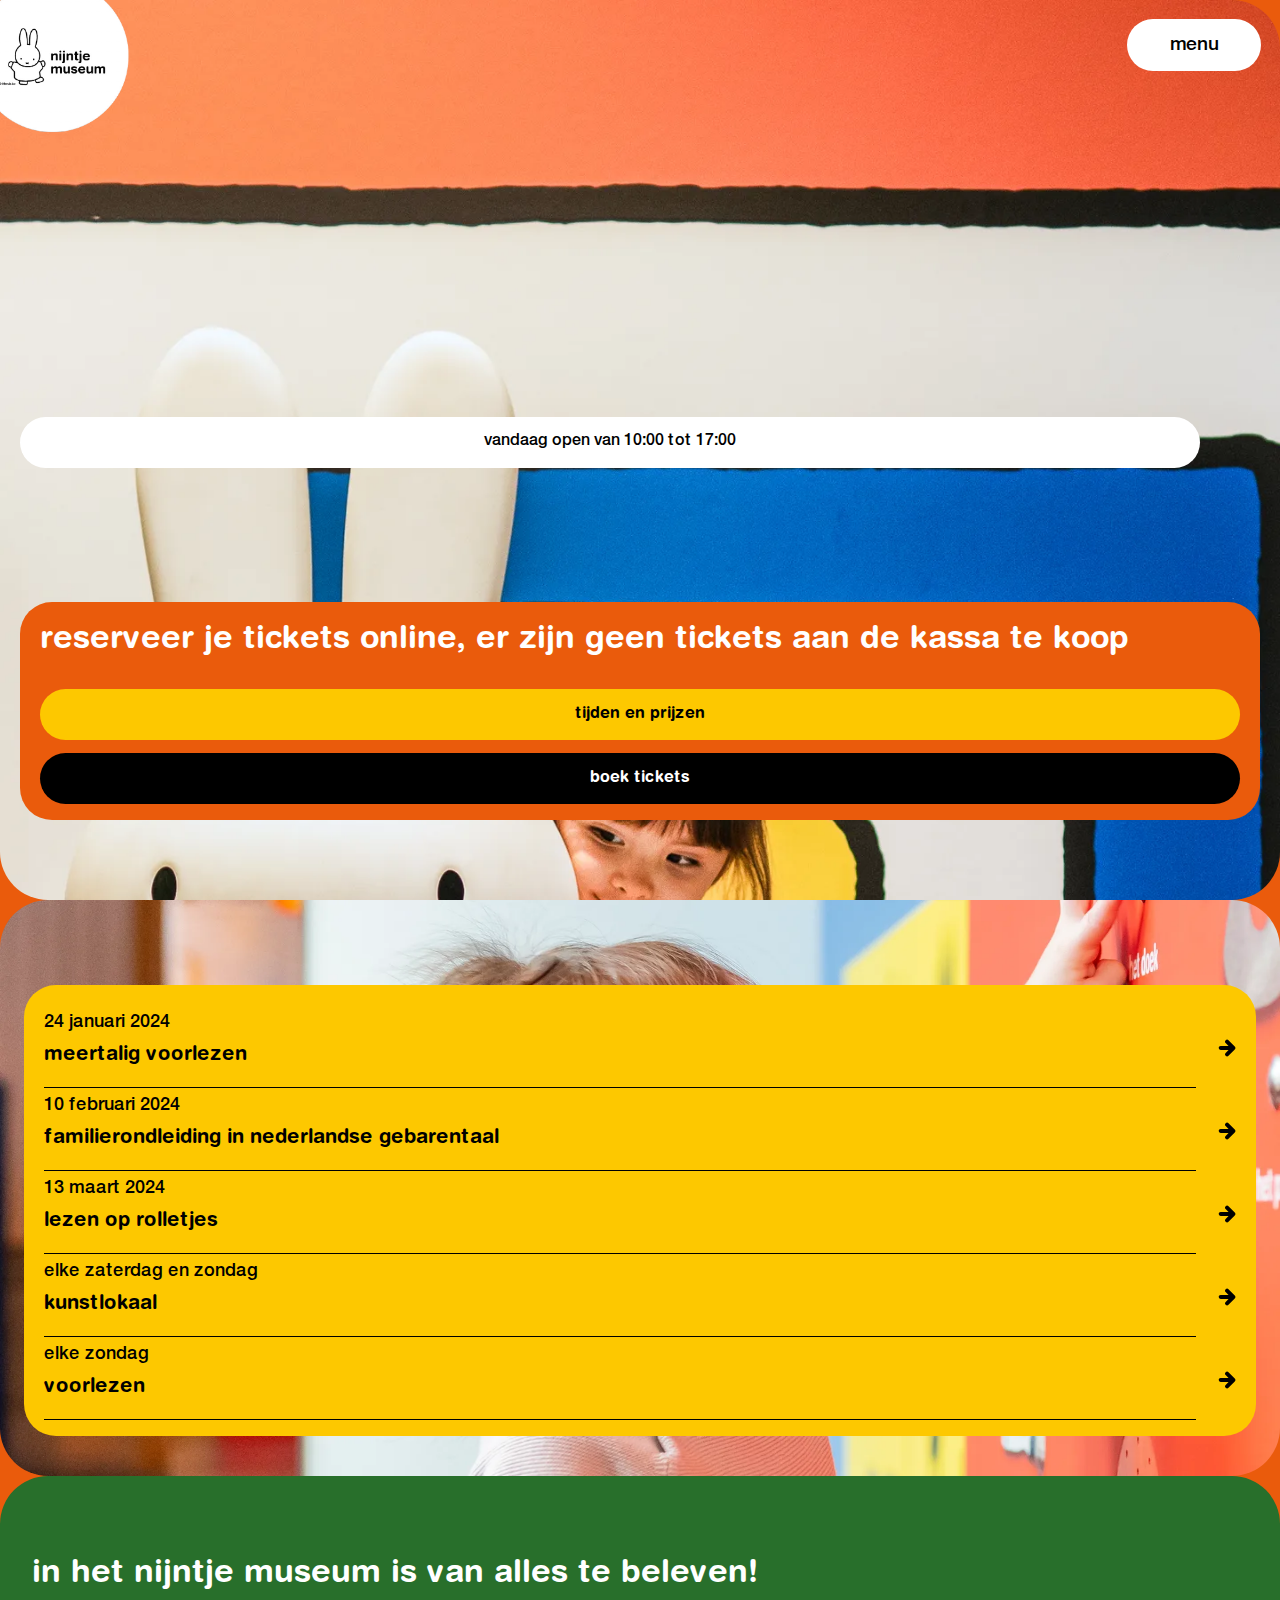
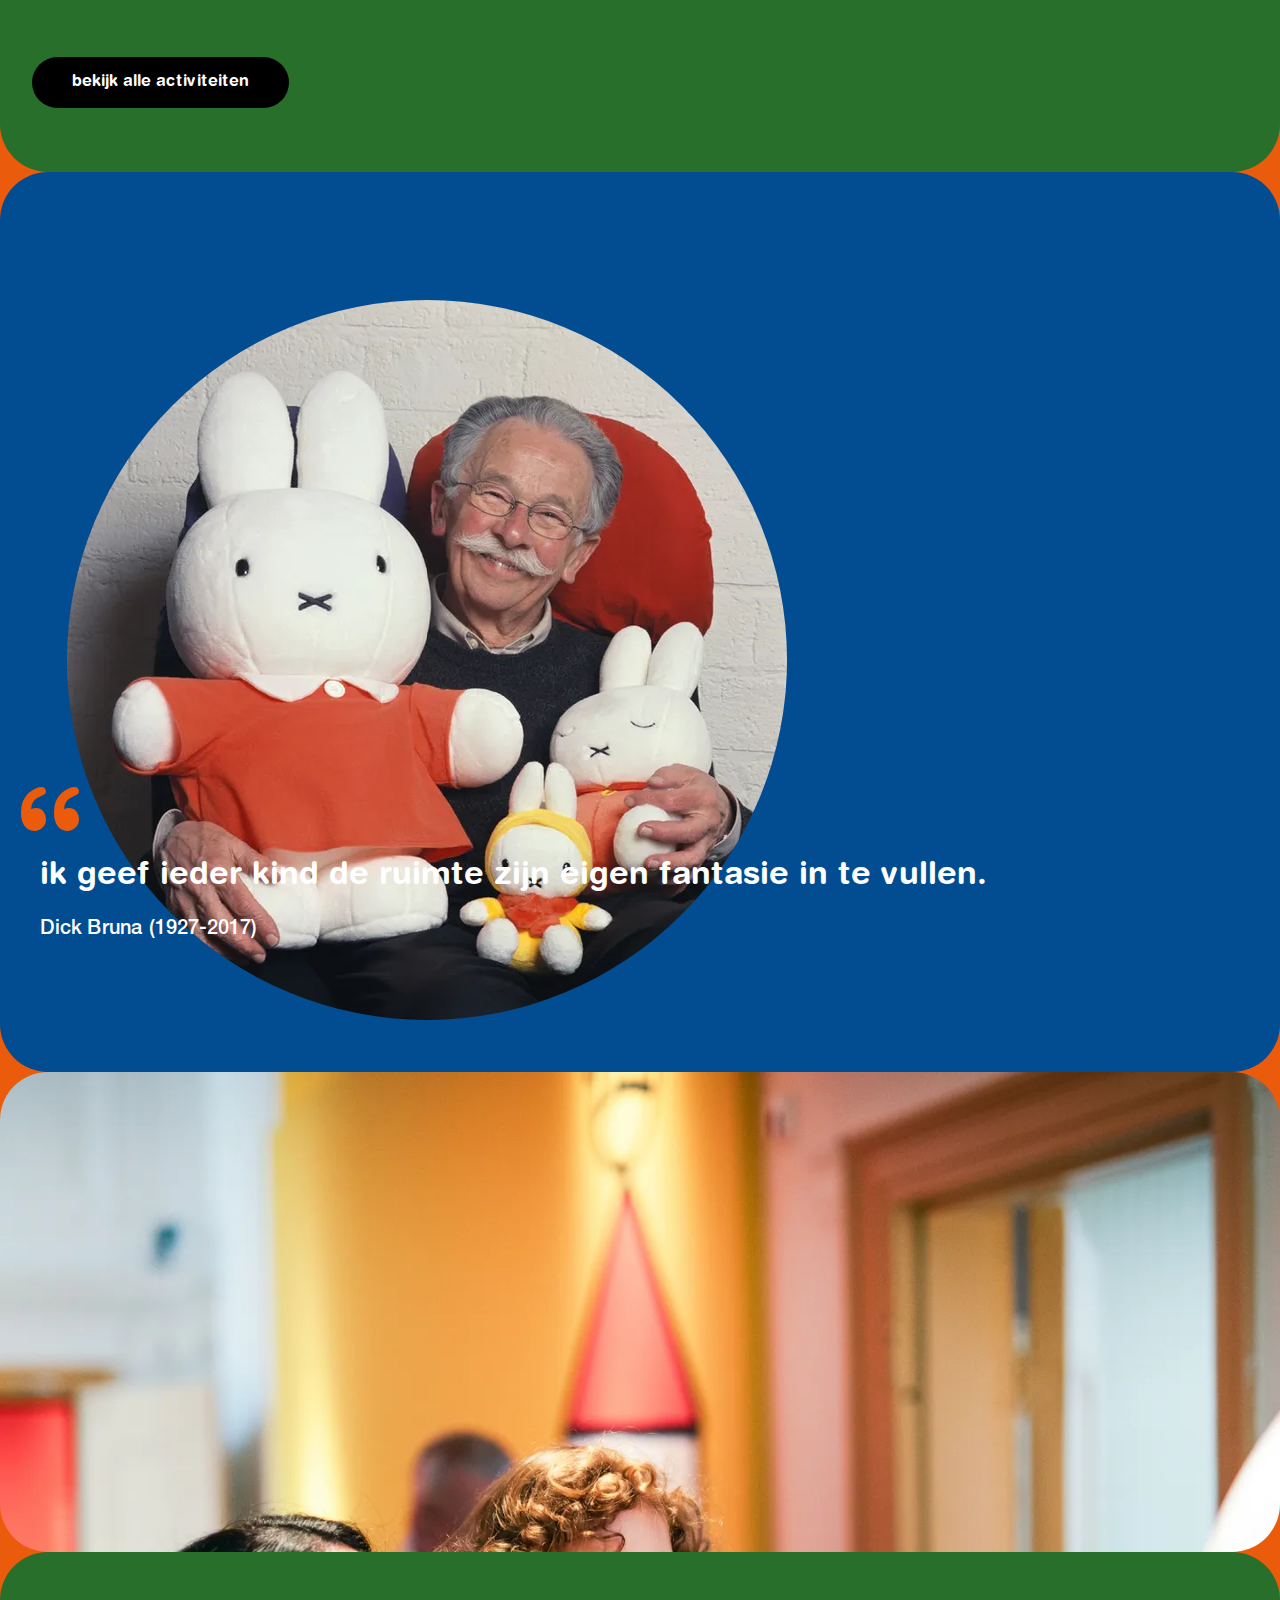
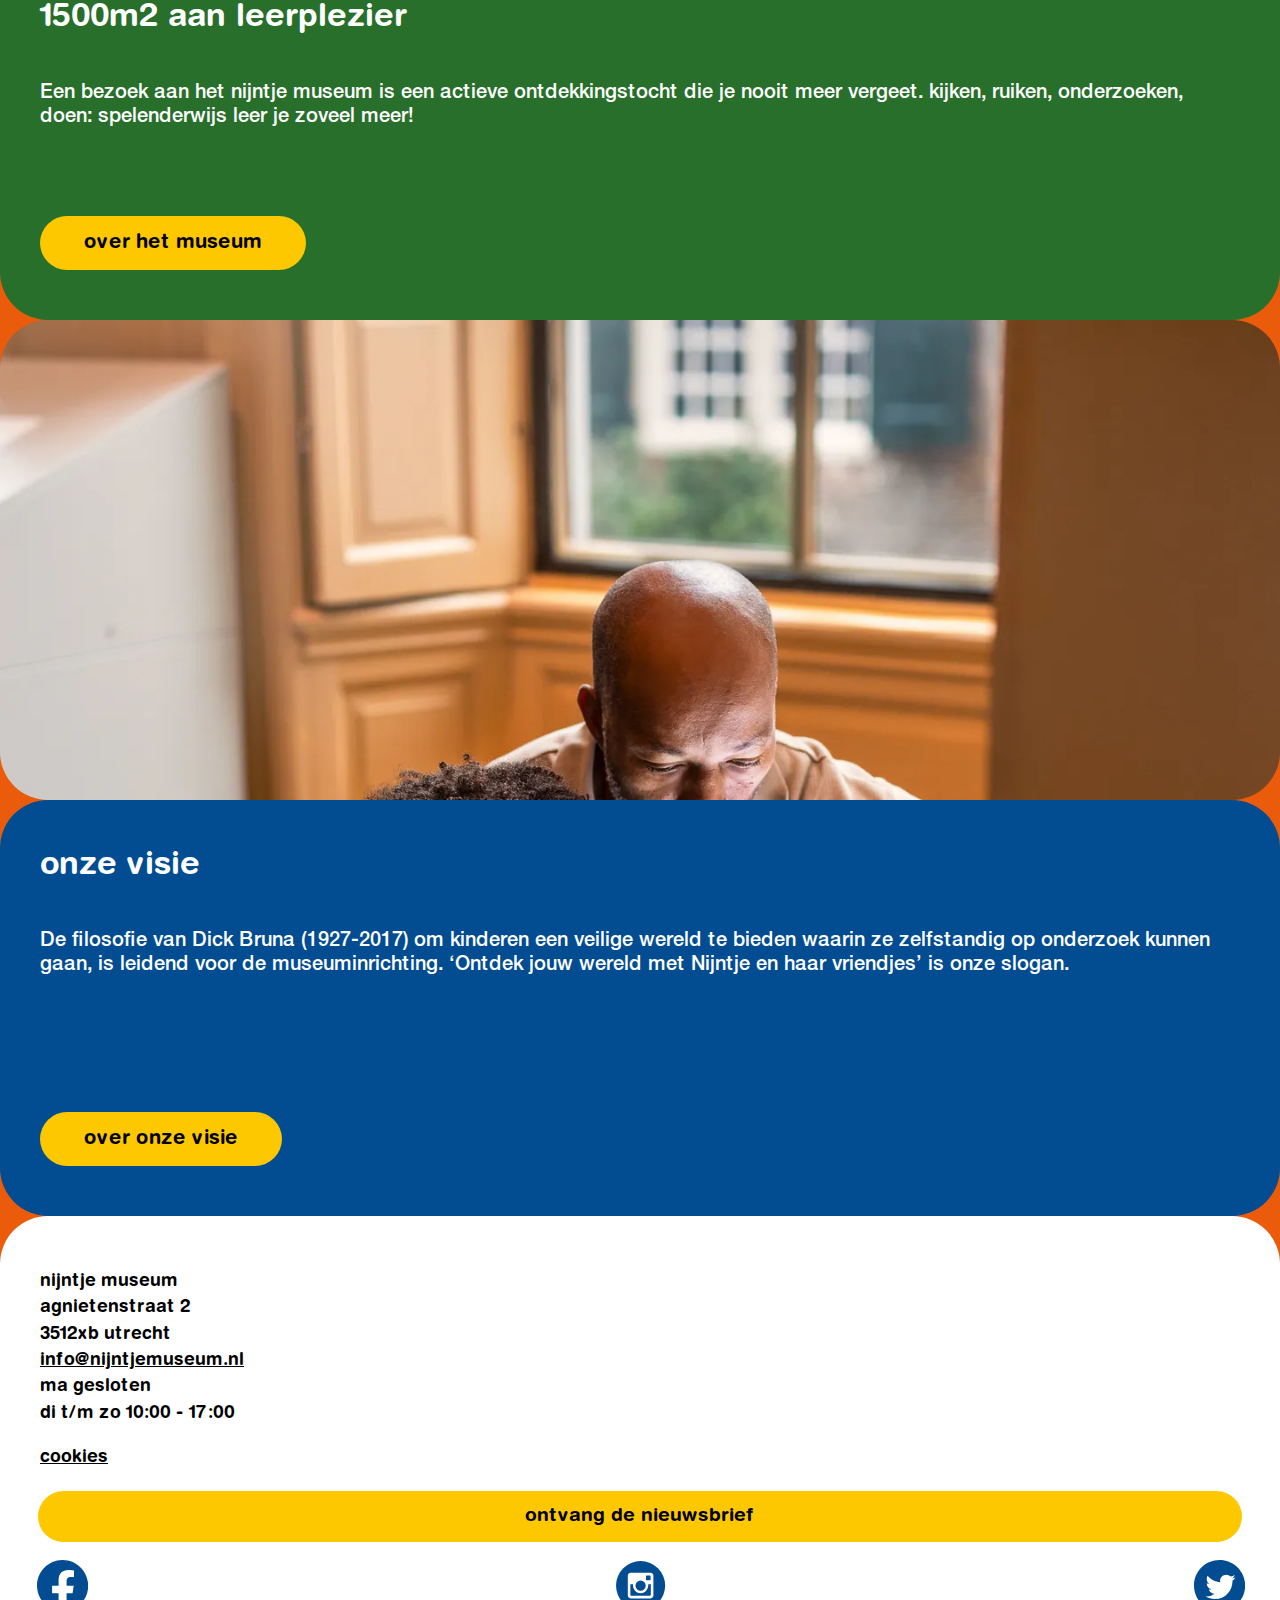
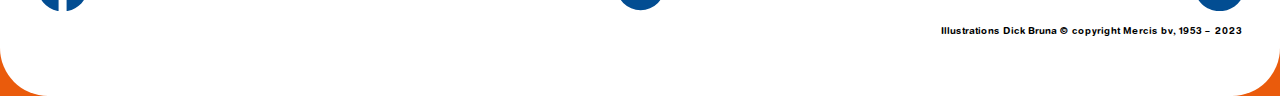
<file: index.html>
<!DOCTYPE html>
<html lang="nl">
	
<head>
	<meta charset="UTF-8">
	<meta name="Suzanne Mathijssen" content="Suzanne Mathijssen">
	<meta name="viewport" content="width=device-width, initial-scale=1">
	
	<title>Nijntje Museum</title>
	
	<link href="./styles/home.css" rel="stylesheet">
	<link href="./styles/shared.css" rel="stylesheet">
	<link rel="icon" type="image/ico" href="./images/favicon.ico"/>
</head>

<body>
	<header>
		<div aria-label="logo">
			<a href="./index.html"><img src="./images/darklogo.png"></a>
			<a href="./index.html"><img src="./images/lightlogo.png" id="lightlogo"></a>
		</div>
		<button class="wittebutton"><span>Menu</span></button>
		<div>
			<a href="./index.html"><img src="./images/darklogo.png"></a>
			<a href="./index.html"><img src="./images/lightlogo.png" id="lightlogo"></a>
			<button class="zwartebutton"><span>Sluit</span></button>
			<ul>
				<li><a href="./html/over.html">Je bezoek</a></li>
				<li><a href="./html/over.html">Binnenkijken</a></li>
				<li><a href="./html/over.html">Onderwijs</a></li>
				<li><a href="./html/over.html">Over ons</a></li>
				<li><a href="./html/over.html">Taal</a></li>
				<li><a href="./html/over.html">Tickets</a></li>
			</ul>
		</div>
	</header>
	<main>
		<section>
			<h1>Nijntje Museum</h1>
			<a href="./html/over.html">Vandaag open van 10:00 tot 17:00</a>
			<div>
				<h2>Reserveer je tickets online, er zijn geen tickets aan de kassa te koop</h2>
				<a href="./html/over.html" class="gelebutton" id="tijdenprijzen"><span>Tijden en prijzen</span></a>
				<a href="./html/over.html" class="zwartebutton" id="boeken"><span>Boek tickets</span></a>
			</div>
		</section>
		<section>  
			<div>
				<ul>
					<li>
						<a href="./html/over.html">
							<p>24 januari 2024</p>
							<p>Meertalig voorlezen</p>
							<svg class="pijltjes" xmlns="http://www.w3.org/2000/svg" width="18" height="18" viewBox="0 0 27 27">
								<g fill="none" fill-rule="evenodd" stroke="currentColor" stroke-linecap="round" stroke-linejoin="round" stroke-width="6" transform="translate(4 4)">
									<line x1="17.509" y1="9.658" y2="9.342"></line>
									<polyline points="16.338 2.782 16.253 16.132 2.903 16.218" transform="rotate(-45 9.62 9.5)"></polyline>
								</g>
							</svg>
						</a>
					</li>
					<li>
						<a href="./html/over.html">
							<p>10 februari 2024</p>
							<p>Familierondleiding in nederlandse gebarentaal</p>
							<svg class="pijltjes" xmlns="http://www.w3.org/2000/svg" width="18" height="18" viewBox="0 0 27 27">
								<g fill="none" fill-rule="evenodd" stroke="currentColor" stroke-linecap="round" stroke-linejoin="round" stroke-width="6" transform="translate(4 4)">
									<line x1="17.509" y1="9.658" y2="9.342"></line>
									<polyline points="16.338 2.782 16.253 16.132 2.903 16.218" transform="rotate(-45 9.62 9.5)"></polyline>
								</g>
							</svg>
						</a>
					</li>
					<li>
						<a href="./html/over.html">
							<p>13 maart 2024</p>
							<p>Lezen op rolletjes</p>
							<svg class="pijltjes" xmlns="http://www.w3.org/2000/svg" width="18" height="18" viewBox="0 0 27 27">
								<g fill="none" fill-rule="evenodd" stroke="currentColor" stroke-linecap="round" stroke-linejoin="round" stroke-width="6" transform="translate(4 4)">
										<line x1="17.509" y1="9.658" y2="9.342"></line>
										<polyline points="16.338 2.782 16.253 16.132 2.903 16.218" transform="rotate(-45 9.62 9.5)"></polyline>
								</g>
							</svg>
						</a>
					</li>
					<li>
						<a href="./html/over.html">
							<p>Elke zaterdag en zondag</p>
							<p>Kunstlokaal</p>
							<svg class="pijltjes" xmlns="http://www.w3.org/2000/svg" width="18" height="18" viewBox="0 0 27 27">
								<g fill="none" fill-rule="evenodd" stroke="currentColor" stroke-linecap="round" stroke-linejoin="round" stroke-width="6" transform="translate(4 4)">
										<line x1="17.509" y1="9.658" y2="9.342"></line>
										<polyline points="16.338 2.782 16.253 16.132 2.903 16.218" transform="rotate(-45 9.62 9.5)"></polyline>
								</g>
							</svg>
						</a>
					</li>
					<li>
						<a href="./html/over.html">
							<p>Elke zondag</p>
							<p>Voorlezen</p>
							<svg class="pijltjes" xmlns="http://www.w3.org/2000/svg" width="18" height="18" viewBox="0 0 27 27">
								<g fill="none" fill-rule="evenodd" stroke="currentColor" stroke-linecap="round" stroke-linejoin="round" stroke-width="6" transform="translate(4 4)">
										<line x1="17.509" y1="9.658" y2="9.342"></line>
										<polyline points="16.338 2.782 16.253 16.132 2.903 16.218" transform="rotate(-45 9.62 9.5)"></polyline>
								</g>
							</svg>
						</a>
					</li>
				</ul>
			</div>
		</section>
		<section>
			<h2>In het Nijntje Museum is van alles te beleven!</h2>
			<a href="./html/over.html" class="zwartebutton"><span>Bekijk alle activiteiten</span></a>
		</section>
		<section>
			<img src="./images/dickbruna.webp" alt="Dick Bruna">
			<blockquote>Ik geef ieder kind de ruimte zijn eigen fantasie in te vullen.</blockquote>
			<figcaption>Dick Bruna (1927-2017)</figcaption>
		</section>
		<section>
		</section>
		<section>
			<h2>1500m2 aan leerplezier</h2>
			<p>Een bezoek aan het nijntje museum is een actieve ontdekkingstocht die je nooit meer vergeet. kijken, ruiken, onderzoeken, doen: spelenderwijs leer je zoveel meer!</p>
			<a href="./html/over.html" class="gelebutton"><span>Over het museum</span></a>
		</section>
		<section>
		</section>
		<section>
			<h2>Onze visie</h2>
			<p>De filosofie van Dick Bruna (1927-2017) om kinderen een veilige wereld te bieden waarin ze zelfstandig op onderzoek kunnen gaan, is leidend voor de museuminrichting. ‘Ontdek jouw wereld met Nijntje en haar vriendjes’ is onze slogan.</p>
			<a href="./html/over.html" class="gelebutton"><span>Over onze visie</span></a>
		</section>
	</main>
	<footer>
			<ul>
				<li>Nijntje Museum</li>
				<li>Agnietenstraat 2</li>
				<li>3512XB Utrecht</li>
				<li><a href="mailto:info@nijntjemuseum.nl">info@nijntjemuseum.nl</a></li>
			</ul>
			<ul>
				<li>Ma gesloten</li>
				<li>Di t/m Zo 10:00 - 17:00</li>
			</ul>
			<ul>
				<a href="./html/over.html">Cookies</a>
			</ul>
			<button class="gelebutton" id="nieuwsbriefButton"><span>Ontvang de nieuwsbrief</span></button>
			<ul>
				<li>
					<a href="https://www.facebook.com/nijntjemuseum">
						<!-- bron: iconify - https://icon-sets.iconify.design/ic/baseline-facebook/ -->
						<svg xmlns="http://www.w3.org/2000/svg" width="3.2em" height="3.2em" viewBox="0 0 16 16">
							<path fill="#024d92" d="M16 8.049c0-4.446-3.582-8.05-8-8.05C3.58 0-.002 3.603-.002 8.05c0 4.017 2.926 7.347 6.75 7.951v-5.625h-2.03V8.05H6.75V6.275c0-2.017 1.195-3.131 3.022-3.131c.876 0 1.791.157 1.791.157v1.98h-1.009c-.993 0-1.303.621-1.303 1.258v1.51h2.218l-.354 2.326H9.25V16c3.824-.604 6.75-3.934 6.75-7.951"/>
						</svg>
					</a>
				</li>
				<li>
					<a href="https://www.instagram.com/nijntjemuseum/">
						<!-- bron: iconify - https://icon-sets.iconify.design/entypo-social/instagram-with-circle/ -->
						<svg xmlns="http://www.w3.org/2000/svg" width="3.2em" height="3.2em" viewBox="0 0 20 20">
							<path fill="#024d92" d="M13 10a3 3 0 1 1-6 0c0-.171.018-.338.049-.5H6v3.997c0 .278.225.503.503.503h6.995a.503.503 0 0 0 .502-.503V9.5h-1.049c.031.162.049.329.049.5m-3 2a2 2 0 1 0-.001-4.001A2 2 0 0 0 10 12m2.4-4.1h1.199a.301.301 0 0 0 .301-.3V6.401a.301.301 0 0 0-.301-.301H12.4a.301.301 0 0 0-.301.301V7.6c.001.165.136.3.301.3M10 .4A9.6 9.6 0 0 0 .4 10a9.6 9.6 0 0 0 9.6 9.6a9.6 9.6 0 0 0 9.6-9.6A9.6 9.6 0 0 0 10 .4m5 13.489C15 14.5 14.5 15 13.889 15H6.111C5.5 15 5 14.5 5 13.889V6.111C5 5.5 5.5 5 6.111 5h7.778C14.5 5 15 5.5 15 6.111z"/>
						</svg>
					</a>
				</li>
				<li>
					<a href="https://twitter.com/nijntjemuseum">
						<!-- bron: iconify - https://icon-sets.iconify.design/formkit/twitter/ -->
						<svg xmlns="http://www.w3.org/2000/svg" width="3.2em" height="3.2em" viewBox="0 0 14 14">
							<path fill="#024d92" d="M7 0c3.87 0 7 3.13 7 7s-3.13 7-7 7s-7-3.13-7-7s3.13-7 7-7M5.72 10.69c3.1 0 4.8-2.57 4.8-4.8v-.22c.33-.24.62-.54.84-.88c-.3.13-.63.22-.97.27c.35-.21.62-.54.74-.93c-.33.19-.69.33-1.07.41c-.31-.33-.75-.53-1.23-.53c-.93 0-1.69.76-1.69 1.69c0 .13.01.26.05.38c-1.4-.07-2.65-.74-3.48-1.76c-.14.25-.23.54-.23.85c0 .58.3 1.1.75 1.4c-.28 0-.54-.08-.76-.21v.02c0 .82.58 1.5 1.35 1.66c-.14.04-.29.06-.44.06c-.11 0-.21-.01-.32-.03c.21.67.84 1.16 1.57 1.17c-.58.45-1.31.72-2.1.72c-.14 0-.27 0-.4-.02c.74.48 1.63.76 2.58.76"/>
						</svg>
					</a>
				</li>
			</ul>
			<p>Illustrations Dick Bruna © copyright Mercis bv, 1953 – 2023</p>
			
			<div id="aanmeldformulier">
				<form>
					<label for="Je naam">Je naam</label>
					<input type="name" required>
					
					<label for="Je naam">Je e-mailadres</label>
					<input type="email" required>

					<button type="submit" class="gelebutton" id="versturenbutton"><span>Versturen</span></button>
				</form>
				
				<svg id="kruisje" xmlns="http://www.w3.org/2000/svg" width="20" height="20" viewBox="0 0 20 20">
					<g fill="none" fill-rule="evenodd" stroke="#000" stroke-linecap="round" stroke-linejoin="round" stroke-width="4.8" transform="rotate(45 5 12.071)">
					  <line x1="7.071" x2="7.071" y2="14.142"></line>
					  <line x2="14.142" y1="7.071" y2="7.071"></line>
					</g>
				</svg>
			</div>

			<div id="verzonden">
				<p>Het inschrijven is gelukt!</p>
				<svg id="kruisje" xmlns="http://www.w3.org/2000/svg" width="20" height="20" viewBox="0 0 20 20">
					<g fill="none" fill-rule="evenodd" stroke="#000" stroke-linecap="round" stroke-linejoin="round" stroke-width="4.8" transform="rotate(45 5 12.071)">
					  <line x1="7.071" x2="7.071" y2="14.142"></line>
					  <line x2="14.142" y1="7.071" y2="7.071"></line>
					</g>
				</svg>
			</div>
	</footer>
	<script defer src="./scripts/script.js"></script>
</body>
	
</html>
</file>
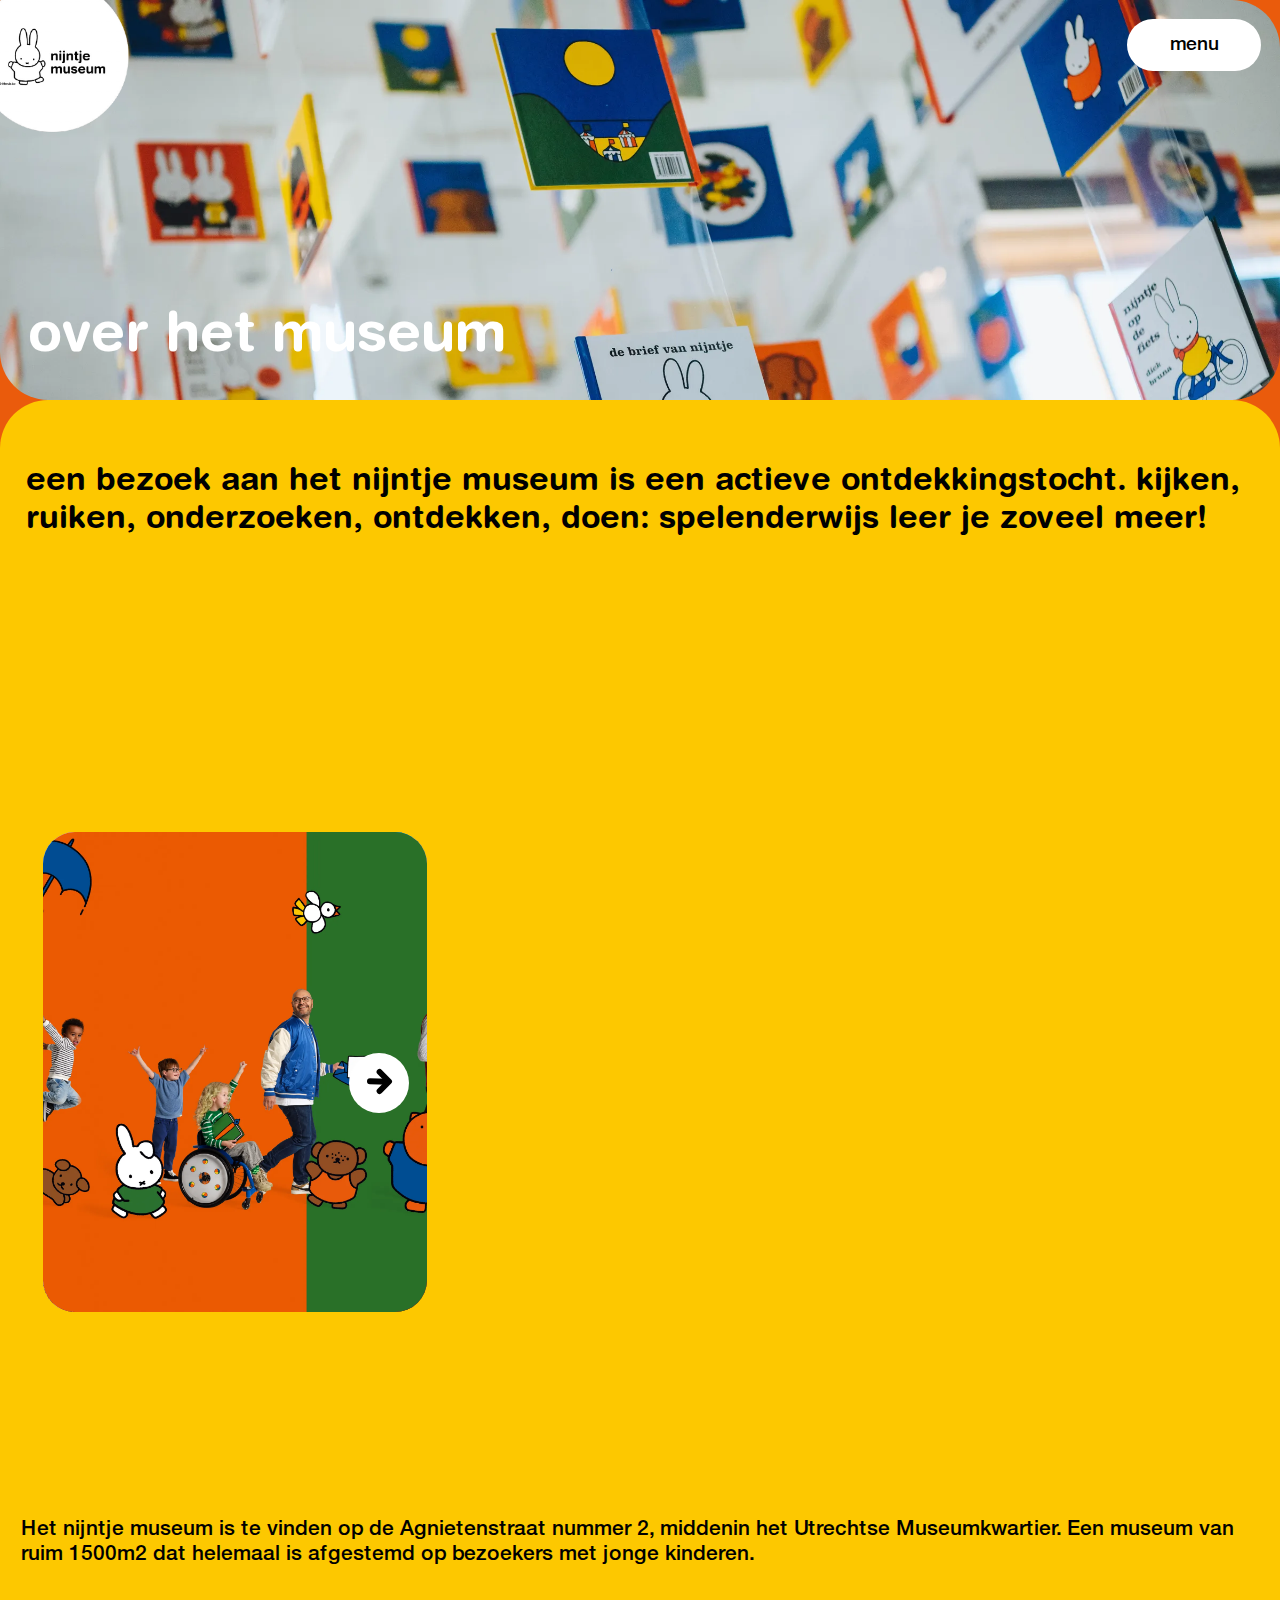
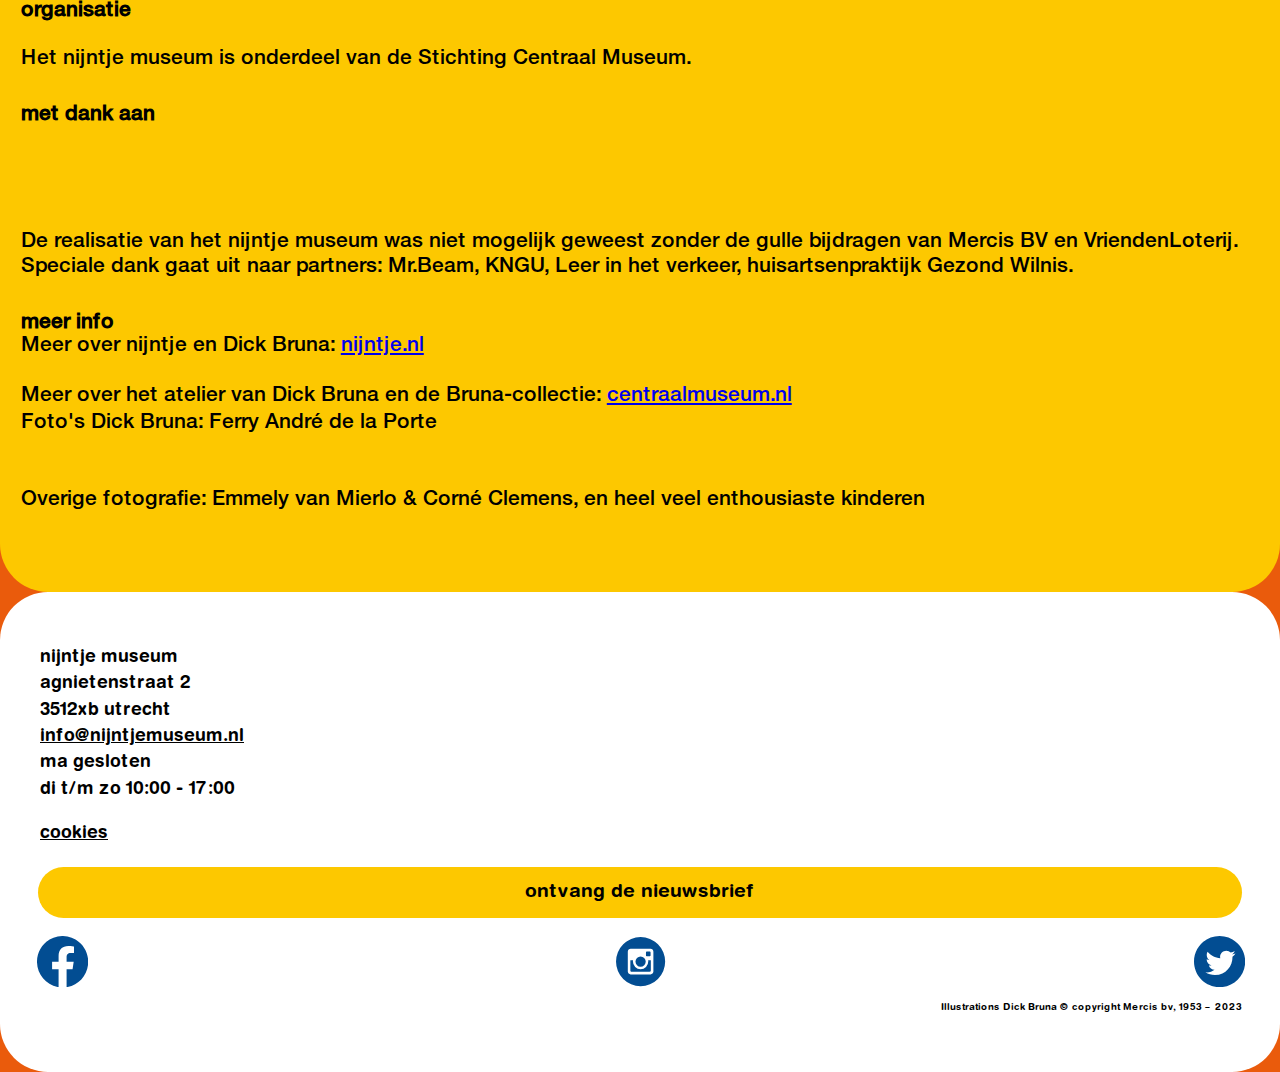
<file: html/over.html>
<!DOCTYPE html>
<html lang="en">

<head>
    <meta charset="UTF-8">
    <meta name="Suzanne Mathijssen" content="Suzanne Mathijssen">
    <meta name="viewport" content="width=device-width, initial-scale=1">
    
    <title>Nijntje Museum</title>

    <link href="../styles/shared.css" rel="stylesheet">
    <link href="../styles/over.css" rel="stylesheet">
	<link rel="icon" type="image/ico" href="../images/favicon.ico"/>
</head>

<body>
    <header>
		<div aria-label="logo">
            <a href="../index.html"><img src="../images/darklogo.png"></a>
			<a href="../index.html"><img src="../images/lightlogo.png" id="lightlogo"></a>
		</div>
		<button class="wittebutton"><span>Menu</span></button>
		<div>
			<a href="../index.html"><img src="../images/darklogo.png"></a>
            <a href="../index.html"><img src="../images/lightlogo.png" id="lightlogo"></a>
			<button class="zwartebutton"><span>Sluit</span></button>
			<ul>
				<li><a href="../index.html">Je bezoek</a></li>
				<li><a href="../index.html">Binnenkijken</a></li>
				<li><a href="../index.html">Onderwijs</a></li>
				<li><a href="../index.html">Over ons</a></li>
				<li><a href="../index.html">Taal</a></li>
				<li><a href="../index.html">Tickets</a></li>
			</ul>
		</div>
	</header>
    <main>
        <section>
            <h1>Over het museum</h1>
        </section>
        <section>
            <p>Een bezoek aan het nijntje museum is een actieve ontdekkingstocht. kijken, ruiken, onderzoeken, ontdekken, doen: spelenderwijs leer je zoveel meer!</p>
            <ul>
                <li>
                    <img src="../images/kindoptrappetje.webp" alt="" />
                </li>
                <li>
                    <img src="../images/kindknuffelendmetmoeder.webp" alt="" />
                </li>
                <li>
                    <img src="../images/kinderenmetnijntjekarakters.webp" alt="" />
                </li>
            </ul>
            <button class="wittebutton next">
                <span>
                    <svg xmlns="http://www.w3.org/2000/svg" width="27" height="27" viewBox="0 0 27 27">
                        <g fill="none" fill-rule="evenodd" stroke="currentColor" stroke-linecap="round" stroke-linejoin="round" stroke-width="6" transform="translate(4 4)">
                            <line x1="17.509" y1="9.658" y2="9.342"></line>
                            <polyline points="16.338 2.782 16.253 16.132 2.903 16.218" transform="rotate(-45 9.62 9.5)"></polyline>
                        </g>
                    </svg>
                </span>
            </button>
            <button class="wittebutton prev hide">
                <span>
                    <svg xmlns="http://www.w3.org/2000/svg" width="27" height="27" viewBox="0 0 27 27">
                        <g fill="none" fill-rule="evenodd" stroke="currentColor" stroke-linecap="round" stroke-linejoin="round" stroke-width="6" transform="translate(4 4)">
                            <line x1="17.509" y1="9.658" y2="9.342"></line>
                            <polyline points="16.338 2.782 16.253 16.132 2.903 16.218" transform="rotate(-45 9.62 9.5)"></polyline>
                        </g>
                    </svg>
                </span>
            </button>
            <p>Het nijntje museum is te vinden op de Agnietenstraat nummer 2, middenin het Utrechtse Museumkwartier. Een museum van ruim 1500m2 dat helemaal is afgestemd op bezoekers met jonge kinderen.</p>
            <h2>Organisatie</h2>
            <p>Het nijntje museum is onderdeel van de Stichting Centraal Museum.</p>
            <h2>Met dank aan</h2>
            <p>De realisatie van het nijntje museum was niet mogelijk geweest zonder de gulle bijdragen van Mercis BV en VriendenLoterij. Speciale dank gaat uit naar partners: Mr.Beam, KNGU, Leer in het verkeer, huisartsenpraktijk Gezond Wilnis.</p>
            <h2>Meer info</h2>
            <p>Meer over nijntje en Dick Bruna: <a href="https://www.nijntje.nl/">nijntje.nl</a></p>
            <p>Meer over het atelier van Dick Bruna en de Bruna-collectie: <a href="https://www.centraalmuseum.nl/nl/vaste-collectie/atelier-dick-bruna">centraalmuseum.nl</a></p>
            <p>Foto's Dick Bruna: Ferry André de la Porte</p>
            <p>Overige fotografie: Emmely van Mierlo & Corné Clemens, en heel veel enthousiaste kinderen</p>
        </section>
    </main>
    <footer>
        <ul>
            <li>Nijntje Museum</li>
            <li>Agnietenstraat 2</li>
            <li>3512XB Utrecht</li>
            <li><a href="mailto:info@nijntjemuseum.nl">info@nijntjemuseum.nl</a></li>
        </ul>
        <ul>
            <li>Ma gesloten</li>
            <li>Di t/m Zo 10:00 - 17:00</li>
        </ul>
        <ul>
            <a href="../index.html">Cookies</a>
        </ul>
        <button class="gelebutton" id="nieuwsbriefButton"><span>Ontvang de nieuwsbrief</span></button>
        <ul>
            <li>
                <a href="https://www.facebook.com/nijntjemuseum">
                    <!-- bron: iconify - https://icon-sets.iconify.design/ic/baseline-facebook/ -->
                    <svg xmlns="http://www.w3.org/2000/svg" width="3.2em" height="3.2em" viewBox="0 0 16 16">
                        <path fill="#024d92" d="M16 8.049c0-4.446-3.582-8.05-8-8.05C3.58 0-.002 3.603-.002 8.05c0 4.017 2.926 7.347 6.75 7.951v-5.625h-2.03V8.05H6.75V6.275c0-2.017 1.195-3.131 3.022-3.131c.876 0 1.791.157 1.791.157v1.98h-1.009c-.993 0-1.303.621-1.303 1.258v1.51h2.218l-.354 2.326H9.25V16c3.824-.604 6.75-3.934 6.75-7.951"/>
                    </svg>
                </a>
            </li>
            <li>
                <a href="https://www.instagram.com/nijntjemuseum/">
                    <!-- bron: iconify - https://icon-sets.iconify.design/entypo-social/instagram-with-circle/ -->
                    <svg xmlns="http://www.w3.org/2000/svg" width="3.2em" height="3.2em" viewBox="0 0 20 20">
                        <path fill="#024d92" d="M13 10a3 3 0 1 1-6 0c0-.171.018-.338.049-.5H6v3.997c0 .278.225.503.503.503h6.995a.503.503 0 0 0 .502-.503V9.5h-1.049c.031.162.049.329.049.5m-3 2a2 2 0 1 0-.001-4.001A2 2 0 0 0 10 12m2.4-4.1h1.199a.301.301 0 0 0 .301-.3V6.401a.301.301 0 0 0-.301-.301H12.4a.301.301 0 0 0-.301.301V7.6c.001.165.136.3.301.3M10 .4A9.6 9.6 0 0 0 .4 10a9.6 9.6 0 0 0 9.6 9.6a9.6 9.6 0 0 0 9.6-9.6A9.6 9.6 0 0 0 10 .4m5 13.489C15 14.5 14.5 15 13.889 15H6.111C5.5 15 5 14.5 5 13.889V6.111C5 5.5 5.5 5 6.111 5h7.778C14.5 5 15 5.5 15 6.111z"/>
                    </svg>
                </a>
            </li>
            <li>
                <a href="https://twitter.com/nijntjemuseum">
                    <!-- bron: iconify - https://icon-sets.iconify.design/formkit/twitter/ -->
                    <svg xmlns="http://www.w3.org/2000/svg" width="3.2em" height="3.2em" viewBox="0 0 14 14">
                        <path fill="#024d92" d="M7 0c3.87 0 7 3.13 7 7s-3.13 7-7 7s-7-3.13-7-7s3.13-7 7-7M5.72 10.69c3.1 0 4.8-2.57 4.8-4.8v-.22c.33-.24.62-.54.84-.88c-.3.13-.63.22-.97.27c.35-.21.62-.54.74-.93c-.33.19-.69.33-1.07.41c-.31-.33-.75-.53-1.23-.53c-.93 0-1.69.76-1.69 1.69c0 .13.01.26.05.38c-1.4-.07-2.65-.74-3.48-1.76c-.14.25-.23.54-.23.85c0 .58.3 1.1.75 1.4c-.28 0-.54-.08-.76-.21v.02c0 .82.58 1.5 1.35 1.66c-.14.04-.29.06-.44.06c-.11 0-.21-.01-.32-.03c.21.67.84 1.16 1.57 1.17c-.58.45-1.31.72-2.1.72c-.14 0-.27 0-.4-.02c.74.48 1.63.76 2.58.76"/>
                    </svg>
                </a>
            </li>
        </ul>
        <p>Illustrations Dick Bruna © copyright Mercis bv, 1953 – 2023</p>
        
        <div id="aanmeldformulier">
            <form>
                <label for="Je naam">Je naam</label>
                <input type="name" required>
                
                <label for="Je naam">Je e-mailadres</label>
                <input type="email" required>

                <button type="submit" class="gelebutton" id="versturenbutton"><span>Versturen</span></button>
            </form>
            
            <svg id="kruisje" xmlns="http://www.w3.org/2000/svg" width="20" height="20" viewBox="0 0 20 20">
                <g fill="none" fill-rule="evenodd" stroke="#000" stroke-linecap="round" stroke-linejoin="round" stroke-width="4.8" transform="rotate(45 5 12.071)">
                  <line x1="7.071" x2="7.071" y2="14.142"></line>
                  <line x2="14.142" y1="7.071" y2="7.071"></line>
                </g>
              </svg>
        </div>

        <div id="verzonden">
            <p>Het inschrijven is gelukt!</p>
            <svg id="kruisje" xmlns="http://www.w3.org/2000/svg" width="20" height="20" viewBox="0 0 20 20">
                <g fill="none" fill-rule="evenodd" stroke="#000" stroke-linecap="round" stroke-linejoin="round" stroke-width="4.8" transform="rotate(45 5 12.071)">
                  <line x1="7.071" x2="7.071" y2="14.142"></line>
                  <line x2="14.142" y1="7.071" y2="7.071"></line>
                </g>
              </svg>
        </div>
    </footer>
    <script defer src="../scripts/script.js"></script>
</body>
</html>
</file>
<file: styles/home.css>
/****************/
/* JOUW STYLING */
/****************/

/* SURFACE LAAG: DARK MODE */
@media (prefers-color-scheme:dark) {
	h1 + a {
		background-color: var(--lightgrey) !important;
		color: var(--white) !important;
	}

	section:nth-of-type(1) div {
		background-color: var(--darkgrey) !important;
	}

	section:nth-of-type(2) div {
		background-color: var(--mediumgrey) !important;
	}
	
	section:nth-of-type(2) a {
		color: var(--white) !important;
		border-bottom:1px solid var(--white) !important;
	}

	section:nth-of-type(3) {
		background-color: var(--darkgrey) !important;
	}

	blockquote::before {
		color: var(--lightgrey)  !important;
	}

	section:nth-of-type(6) {
		background-color: var(--darkgrey) !important;
	}
}

/* section reserveer je tickets*/
section:first-of-type {
	position: relative;
	
	height: 100dvh;

	background-image: url("../images/meisjeknuffelendmetnijntje.webp");
	background-position: top center;
	background-size: cover;
	border-radius: var(--section-border-radius);
}

/* tabblad titel Nijntje Museum */
h1 {
	visibility: hidden;
	
	margin: 0;
}

/* openingstijden */
h1 + a {
	position: absolute;
	bottom: 27em;
	left: 1.25em;
	right: 5em;
	
	background-color: var(--white);
	
	font-family: var(--straight);
	text-align: center;
	color: var(--black);
}

/* oranje blob */
section:nth-of-type(1) div {
	position: absolute;
	bottom: 5em;
	left: 1.25em;
	right: 1.25em;
	
	padding: 1.25em;
	padding-bottom: 6em;

	background-color: var(--orange);
	border-radius: 2em;
	
	text-align: center;
}

/* h2 reserveer je tickets */
h2:first-of-type {
	margin-top: 0em;
	margin-bottom: 2em;
	
	font-size: 2em;
	text-align: left;
}

/* beide links in oranje blob */
section:nth-of-type(1) a {
	padding: 1em 2.5em 1em;
	
	border: none;
	border-radius: var(--button-border-radius);

	text-transform: var(--kleineletters);
	text-decoration: none;
}

/* link tijden en prijzen */
#tijdenprijzen {
	position: absolute;
	bottom: 5em;
	left: 1.25em;
	right: 1.25em;
	
	background-color: var(--yellow);
	
	font-family: var(--round);
	color: var(--black);
}

/* link boek tickets */
#boeken {
	position: absolute;
	bottom: 1em;
	left: 1.25em;
	right: 1.25em;
	
	background-color: var(--black);
	
	font-family: var(--round);
	color: var(--white);
}

/* section agenda met data */
section:nth-of-type(2) {
	position: relative;
	
	min-height: 36em;

	background-image: url("../images/wijzendkind.webp");
	background-position: top center;
	background-size: cover;
	border-radius: var(--section-border-radius);
}

/* gele blob met activiteiten */
section:nth-of-type(2) div {
	position: absolute;
	bottom: 2.5em;
	left: 1.5em;
	right: 1.5em;

	min-height: 25em;
	padding: 1.25em;
	padding-bottom: 0em;

	background-color: var(--yellow);
	border-radius: 2em;
}

/* lijst met link blokken */
section:nth-of-type(2) ul {
	position: relative;

	list-style: none;
}

/* link blokken met de 3 elementen */
section:nth-of-type(2) a {
	position: relative;
	left: -2.5em;

	line-height: 0em;
	text-decoration: none;
	color: var(--black);

	display: block; /* bron: stack overflow - https://stackoverflow.com/questions/43554329/html-css-how-to-put-a-line-between-some-rows-of-tables-but-not-all */
	border-bottom:1px solid var(--black);
}

/* data */
a p:first-of-type {
	font-size: 1.125em;
	font-family: var(--straight);
	margin-bottom: .8em;
}

/* activiteit */
a p:last-of-type {
	font-size: 1.25em;
	font-family: var(--round);
	line-height: 1.2em;
	margin-bottom: 1em;
}

/* pijltjes */
.pijltjes {
	position: absolute;
	top: 1em;
	right: -2.5em;
}

/* hover pijltjes */
.pijltjes:hover {
	translate:-2vw;
	transition: .5s;
}

/* section bekijk alle activiteiten */
section:nth-of-type(3) {
	position: relative;
	
	min-height: 18.5em;

	background-color: var(--green);
	border-radius: var(--section-border-radius);
}

/* h2 "in het nijntje museum is van alles te beleven" */
section:nth-of-type(3) h2{
	position: absolute;
	top: 2.5em;
	left: 1em;
	right: 1em;
}

/* link bekijk alle activiteiten */
section:nth-of-type(3) a {
	position: absolute;
	bottom: 4em;
	left: 2em;
	
	padding: 1em 2.5em 1em;
	
	background-color: var(--black);
	border: none;
	border-radius: var(--button-border-radius);
	
	font-family: var(--round);
	text-transform: var(--kleineletters);
	text-decoration: none;
	color: var(--white);
}

/* section dick bruna en zijn quote */
section:nth-of-type(4) {
	position: relative;
	
	height: 100dvh;
	
	background-color: var(--blue);
	border-radius: var(--section-border-radius);
}

/* image dick bruna */
section img {
	position: absolute;
	top: 8em;
	left: 4.2em;
	
	max-width: 68%;

	border-radius: 50%;
}

/* blockquote */
blockquote {	
	position: absolute;
	bottom: 4.5em;
	
	font-size: 2em;
}

/* dubbele haken */
blockquote:before {
	content: "\201C";
	
	position: absolute;
    left: -.8em;
    top: -.6em;
	
	display: block;
    padding-left: .6em;

    font-size: 4.5em;
    color: var(--orange);
}

/* caption "Dick Bruna" */
figcaption {
	position: absolute;
	bottom: 6.5em;
	left: 2em;
	
	font-size: 1.25em;
	font-family: var(--straight);
	text-transform: none;
}

/* section vader met kind wijzend naar nijntje */
section:nth-of-type(5) {
	position: relative;
	
	min-height: 30em;
	
	background-image: url("../images/lachendemoedermetkind.webp");
	background-position: top center;
	background-size: cover;
	border-radius: var(--section-border-radius);
}

/* section over het museum */
section:nth-of-type(6) {
	position: relative;
	
	min-height: 23em;
	
	background-color: var(--green);
	border-radius: var(--section-border-radius);
}

/* h2 "1500m2 aan leerplezier" */
section:nth-of-type(6) h2 {
	position: absolute;
	top: 1.5em;
	left: 1.25em;
}

/* p over het museum */
section:nth-of-type(6) p {
	position: absolute;
	top: 5.5em;
	left: 2em;
	right: 2em;
	
	font-size: 1.25em;
	font-family: var(--straight);
	text-transform: none;
}

/* link over het museum */
section:nth-of-type(6) a {
	position: absolute;
	bottom: 2.5em;
	left: 2em;

	padding: .75em 2.2em .75em;
	
	background-color: var(--yellow);
	border: none;
	border-radius: var(--button-border-radius);
	
	font-size: 1.25em;
	font-family: var(--round);
	text-transform: var(--kleineletters);
	text-decoration: none;
	color: var(--black);
}

/* section tekenend meisje */
section:nth-of-type(7) {
	min-height: 30em;
	
	background-image: url("../images/puzzelendevaderenzoon.webp");
	background-position: top center;
	background-size: cover;
	border-radius: var(--section-border-radius);
}

/* section onze visie */
section:nth-of-type(8) {
	position: relative;
	
	min-height: 26em;
	
	background-color: var(--blue);
	border-radius: var(--section-border-radius);
}

/* h2 "onze visie" */
section:nth-of-type(8) h2 {
	position: absolute;
	top: 1.5em;
	left: 1.25em;
}

/* p over het museum */
section:nth-of-type(8) p {
	position: absolute;
	top: 5.5em;
	left: 2em;
	right: 2em;
	
	font-size: 1.25em;
	font-family: var(--straight);
	text-transform: none;
}

/* link lees meer */
section:nth-of-type(8) a{
	position: absolute;
	bottom: var(--button-border-radius);
	left: 2em;
	
	padding: .75em 2.2em .75em;

	background-color: var(--yellow);
	border: none;
	border-radius: var(--button-border-radius);
	
	font-size: 1.25em;
	font-family: var(--round);
	text-transform: var(--kleineletters);
	text-decoration: none;
	color: var(--black);
}
</file>
<file: styles/shared.css>
/**************/
/* CSS REMEDY */
/**************/
*, *::after, *::before {
	box-sizing: border-box;
}

/*********************/
/* CUSTOM PROPERTIES */
/*********************/
:root {
	/* kleuren */
	--white: #ffffff;
	--black: #000000;
	--orange: #ea5b0c;
	--yellow: #fdc800;
	--green: #286f2b;
	--blue: #024d92;
	--lightgrey: #8e8e8e;
	--mediumgrey: #3c3c3d;
	--darkgrey: #1e1e1e;

	/* border radius */
	--section-border-radius: 3em;
	--button-border-radius: 2.5em;

	/* fonts */
	--round: HelveticaRoundedBold;
	--straight: HelveticaNeueMedium;

	--kleineletters: lowercase;

	--footer-line-height: 1.5em;

	/* font sizes */
	--overpagina-tekst-font-size: 1.3em;
	--footer-list-font-size: 1.1em;
}

/* SURFACE LAAG: DARK MODE */
/* bron: css - tricks https://css-tricks.com/dark-modes-with-css/ */
@media (prefers-color-scheme:dark) {
	body {
		background-color: var(--lightgrey) !important;
	}

	/* light mode logo */
	#lightlogo {
		display: none !important;
	}

	/* buttons "menu" en "sluit" */
	header button {
		background-color: var(--darkgrey) !important;
		color: var(--white) !important;
	}

	/* button "sluit" */
	div > button {
		background-color: var(--black);
		color: var(--white);
	}

	/* menu */
	header button + div {
		background-color: var(--darkgrey) !important;
	}

	/* menu linkjes */
	header ul li a {
		color: var(--white) !important;
	}

	/* section vlakken */
	main section {
		background-color: var(--mediumgrey) !important;
	}

	/* gele buttons */
	.gelebutton {
		background-color: var(--white) !important;
	}
	
	/* gele buttons fade in*/
	.gelebutton::after {
		background-color:var(--lightgrey) !important;
	}

	/* zwarte button */
	.zwartebutton {
		background-color: var(--lightgrey) !important;
	}
	
	/* zwarte button fade in*/
	.zwartebutton::after {
		background-color:var(--white) !important;
	}

	/* aanmeldformulier */
	#aanmeldformulier {
		background-color: var(--darkgrey) !important;
	}

	/* aanmeldformulier labels */
	label {
		color: var(--white) !important;
	}

	/* aanmeldformulier invoervelden */
	input {
		border: var(--white) !important;
	}

	/* button "versturen" */
	#versturenbutton {
		background-color: var(--lightgrey) !important;
		color: var(--black);
	}

	footer {
		background-color: var(--darkgrey) !important;
		color: var(--white) !important;
	}

	/* links "info@nijntjemuseum.nl" en "cookies" */
	footer a {
		color: var(--white) !important;
	}

	/* social media svg's */
	path {
		fill: var(--lightgrey) !important;
	}

	/* feedback verzonden pop-up */
	#verzonden {
		background-color: var(--darkgrey) !important;
	}
	
	/* paragraph "Het inschrijven is gelukt!" */
	#verzonden p {
		color: var(--white) !important;
	}

}

/* SURFACE LAAG: REDUCED MOTION */
/* bron: mdn web docs - https://developer.mozilla.org/en-US/docs/Web/CSS/@media/prefers-reduced-motion */
@media (prefers-reduced-motion) {
	/* logo animatie weghalen */
	div[aria-label="logo"]:hover img {
		animation: none !important;
	}
	
	/* gele buttons animaties weghalen */
	.gelebutton:hover {
		animation:none !important;
	}

	/* geen gele button fade in */
	.gelebutton::after {
		transition:none !important;
	}

	/* zwarte buttons animaties weghalen */
	.zwartebutton:hover {
		animation:none !important;
	}

	/* geen zwarte button fade in */
	.zwartebutton::after {
		transition:none !important;
	}

	/* witte buttons animaties weghalen */
	.wittebutton:hover {
		animation:none !important;
	}

	/* geen witte button fade in */
	.wittebutton:after {
		transition:none !important;
	}

	/* fotoslider transitie weghalen */
	section:nth-of-type(2) ul li {
		transition:0s !important;
	}
}

/****************/
/* JOUW STYLING */
/****************/
/* bron: Nijntje Museum - https://nijntjemuseum.nl/nl/ */
/* fonts */
@font-face {
	font-family: HelveticaRoundedBold;
	src: url("../fonts/HelveticaRoundedBold.ttf");
}

@font-face {
	font-family: HelveticaNeueMedium;
	src: url("../fonts/HelveticaNeueMedium.ttf");
}
  
body {
	margin: 0;
	
	background-color: var(--orange);
	
	font-family: var(--round);
	color: var(--white);
	text-transform: var(--kleineletters);
}

header {
	position: relative;
	z-index: 10;
	top: 0;

	width: 100%;
	padding: 0;
}

/* logo */
header img {
	position: absolute;
	top: -1.4em;
	left: -1.6em;

	width: 9.8em;
	height: 9.8em;
}

/* bron - hulp van Sanne (uitleg, animatielessen/-opdrachten, codePens, etc.) */
/* logo animatie */
@keyframes logo-animation {
	0% {
	  scale: 1;
	}
	
	20% {
		scale: 2;
	}

	40% {
		scale: 1.5;
	}

	60% {
		scale: 2.5;
	}

	80% {
		scale: 1.8;
	}

	100% {
	  scale: 2;
	}
  }

/* logo animatie uitgangspunt */
div[aria-label="logo"] img {
	transform-origin: 25% 25%;
}

/* logo hoveren */
div[aria-label="logo"]:hover img {
	animation-name: logo-animation;
	animation-duration: 1s;
	animation-iteration-count: 1;
	animation-fill-mode: forwards;
	animation-timing-function: ease-in-out;
}

/* buttons "menu" en "sluit" */
header button {
	position: fixed;
	top: 1em;
	right: 1em;
	
	padding: .75em 2.2em .75em;

	background-color: var(--white);
	border: none;
	border-radius: var(--button-border-radius);
	
	font-size: 1.2em;
	font-family: var(--straight);
	text-transform: var(--kleineletters);
	color: var(--black);
}

/* button "sluit" */
div > button {
	background-color: var(--black);
	border: none;
	border-radius: var(--button-border-radius);
	
	font-size: 1.2em;
	font-family: var(--round);
	text-transform: var(--kleineletters);
	color: var(--white);
}

/* menu */
header button + div {
	position: fixed;
	z-index: 10;
	top: 0em;
	bottom: 0em;
	left: 0em;
	right: 0em;
	
	display: none;
	min-height: 100vh;
	
	background-color: var(--white);

	font-family: var(--round);
	text-transform: var(--kleineletters);
	color: var(--black);
}

/* menu lijst */
header button + ul {
	position: absolute;
	top: 5em;
	left: 1em;

	font-size: 1.6em;
	font-family: var(--round);
	text-transform: var(--kleineletters);
	line-height: 2.5em;
	list-style-type: none;
}

/* menu linkjes */
header ul li a {
	text-decoration: none;
	color: var(--black);
}

/* menu linkje "tickets" */
header ul li:last-of-type {
	position: absolute;
	top: 20em;
}

/* bron - hulp van Sanne (uitleg, animatielessen/-opdrachten, codePens, etc.) */
/* animatie buttons */
@keyframes flubber {
	0% {
		scale:1 1;
	}
	8% {
		scale:1.1 .9;
		rotate:1deg;
		translate:0 1px;
	}
	18%{
		scale:.85 1.12;
		rotate:-1deg;
		translate:0 -2px;
	}
	34% {
		scale:1.2 .8;
		rotate:1deg;
		translate:0 3px;
	}
	53% {
		scale:.85 1.12;
		rotate:-1deg;
		translate:0 -2px;
	}
	75% {
		scale:1.1 .9;
		rotate:1deg;
		translate:0 1px;
	}
	100% {
		scale:1 1;
	}
}

/* alle gele buttons */
.gelebutton {
	position:relative;
	overflow:hidden;
	
	transition:.3s;
}

/* gele buttons tekst */
.gelebutton span {
	position:relative;
	z-index:2;
}

/* hoveren over gele buttons */
.gelebutton:hover {
	border-radius: 1.25em;
	
	color:var(--white) !important;
	animation:flubber .5s ease-in-out;
}

/* de fade in op gele buttons */
.gelebutton::after {
	content:"";
	
	position:absolute;
	inset:0 -4em;
	background-color:var(--black);
	
	border-radius:8em;
	
	scale:0 1;
	
	transform-origin:right;
	
	transition: scale .8s;
}

.gelebutton:hover::after {
	scale:1 1;
	border-radius:2em;
	transform-origin:left;
}

/* alle zwarte buttons */
.zwartebutton {
	overflow:hidden;
	
	transition:.3s;
}

/* zwarte button tekst */
.zwartebutton span {
	position:relative;
	z-index:2;
}

.zwartebutton:hover {
	border-radius: 1.25em;

	color:var(--black) !important;
	animation:flubber .5s ease-in-out;
}

/* de witte fade in */
.zwartebutton::after {
	content:"";
	
	position:absolute;
	inset:0 -4em;
	background-color:var(--white);
	
	border-radius:8em;
	
	scale:0 1;
	
	transform-origin:right;
	
	transition:scale .8s;
}

.zwartebutton:hover::after {
	scale:1 1;
	border-radius:2em;
	transform-origin:left;
}

/* alle witte buttons */
.wittebutton {
	overflow:hidden;
	
	transition:.3s;
}

/* witte button tekst */
.wittebutton span {
	position:relative;
	z-index:2;
}

.wittebutton:hover {
	border-radius: 1.25em;

	color:var(--white) !important;
	animation:flubber .5s ease-in-out;
}

/* de witte fade in */
.wittebutton::after {
	content:"";
	
	position:absolute;
	inset:0 -4em;
	background-color:var(--black);
	
	border-radius:8em;
	
	scale:0 1;
	
	transform-origin:right;
	
	transition:scale .8s;
}

.wittebutton:hover::after {
	scale:1 1;
	border-radius:2em;
	transform-origin:left;
}

/* witte footer vlak */
footer {
	position: relative;
	
	min-height: 30em;
	padding: 1em;
	
	background-color: var(--white);
	border-radius: var(--section-border-radius);

	font-family: var(--round);
	text-transform: var(--kleineletters);
	color: var(--black);
}

/* nijntje museum adres + email */
footer ul:first-of-type {
	position: absolute;
	top: 2em;
	left: -1em;
	
	margin: 1em;

	font-size: var(--footer-list-font-size);
	line-height: var(--footer-line-height);
	list-style: none;
}

/* openingstijden */
footer ul:nth-of-type(2) {
	position: absolute;
	top: 8em;
	left: -1em;
	
	margin: 1em;

	font-size: var(--footer-list-font-size);
	line-height: var(--footer-line-height);
	list-style: none;
}

/* cookies */
footer ul:nth-of-type(3) {
	position: absolute;
	top: 12em;
	left: -1em;
	
	margin: 1em;

	font-size: var(--footer-list-font-size);
	line-height: var(--footer-line-height);
	list-style: none;
}

/* email + cookies */
footer a {
	color: var(--black);
}

/* ontvang de nieuwsbrief button */
#nieuwsbriefButton {
	position: absolute;
	bottom: 8em;
	left: 2em;
	right: 2em;
	
	padding: .75em 2.2em .75em;

	background-color: var(--yellow);
	border: none;
	border-radius: var(--button-border-radius);
	
	font-size: 1.2em;
	font-family: var(--round);
	text-transform: var(--kleineletters);
	text-decoration: none;
}

/* list social media icons */
footer ul:last-of-type {
	position: relative;
	bottom: -19.5em;
	left: -1.2em;
	
	display: flex;
	flex-direction: row;
	justify-content: space-between;

	list-style: none;
}

/* copyright */
footer p {
	position: absolute;
	bottom: 5em;
	right: 4em;
	
	font-size: .6em;
	text-transform: none;
}

#aanmeldformulier {
	position: absolute; /* bron: stack overflow - https://stackoverflow.com/questions/2941189/how-to-overlay-one-div-over-another-div */
	top: 0em;
	bottom: 0em;
	left: 0em;
	right: 0em;
	z-index: 10;
	
	display: none;
	min-height: 30em;
	padding: 1em;
	
	background-color: var(--white);
	border-radius: var(--section-border-radius);

	font-family: var(--round);
	text-transform: none;
	color: var(--black);
}

/* forms kruisje */
/* bron: Nijntje Museum - https://nijntjemuseum.nl/nl/ */
#kruisje {
	position: absolute;
	top: 2.5em;
	right: 2.5em;
}

/* beide invulvelden */
input {
	padding: 1em 2em;
	
	border: solid .2em var(--yellow);
	border-radius: 2.5em;
}

/* label "Je naam" */
label:first-of-type {
	position: absolute;
	top: 6.5em;
	left: 8.5em;
}

/* invulveld naam */
input:first-of-type {
	position: absolute;
	top: 10em;
	left: 9.5em;
}

/* label "Je e-mailadres" */
label:last-of-type {
	position: absolute;
	top: 12.5em;
	left: 8.5em;
}

/* invulveld emailadres */
input:last-of-type {
	position: absolute;
	top: 17em;
	left: 9.5em;
}

/* goed ingevulde forms */
input:valid {
	border: solid 0.2em var(--green);
}

/* fout ingevulde forms */
input:invalid {
	border: solid 0.2em red;
}

/* button "versturen" */
#versturenbutton {
	position: absolute;
	bottom: 6em;
	left: 6.5em;
	
	padding: .75em 2em .75em;

	background-color: var(--yellow);
	border: none;
	border-radius: var(--button-border-radius);
	
	font-size: 1.2em;
	font-family: var(--round);
	text-transform: var(--kleineletters);
	text-decoration: none;
	color: var(--black);
}

/* verzonden feedback venster */
#verzonden {
	position: absolute;
	top: 0em;
	bottom: 0em;
	left: 0em;
	right: 0em;
	z-index: 2;
	
	display: none;
	
	background-color: var(--white);
	border-radius: var(--section-border-radius);
}

/* tekst in verzonden feedback venster */
#verzonden p {
	position: absolute;
	top: 11.5em;
	left: 6.5em;
	
	font-size: 1.2em;
	font-family: var(--round);
	color: var(--black);
}
</file>
<file: styles/over.css>
/* SURFACE LAAG: DARK MODE */
@media (prefers-color-scheme:dark) {
    h1 {
        color: var(--white) !important;
    }
    
    h2 {
		color: var(--white) !important;
	}

	p {
		color: var(--white) !important;
	}

    a {
        color: var(--white) !important;
    }
}

/* groene vlak */
section:nth-of-type(1) {
    position: relative;
    
    min-height: 25em;
    margin: 0;

    background-image: url("../images/nijntjeboekjes.webp");
    background-position: top center;
	background-size: cover;
	border-radius: var(--section-border-radius);
}

/* h1 "over het museum" */
h1 {
    position: absolute;
    bottom: .5em;
    left: .5em;
    
    margin: 0;

    font-size: 3.5em;
    text-transform: var(--kleineletters);
}

/* witte vlak (rest vd pagina) */
section:nth-of-type(2) {
    position: relative;
    
    min-height: 112em;
    margin: 0;

    background-color: var(--yellow);
	border-radius: var(--section-border-radius);
    
    color: var(--black);
}

/* inleiding in grote letters */
section:nth-of-type(2) p:first-of-type {
    position: absolute;
    top: 2em;
    left: .8em;
    right: 1em;
    
    margin: 0;

    font-size: 2em;
    color: var(--black);
}

/* list met stacked images */
section:nth-of-type(2) ul {
    position: absolute;
    top: 20em;

    display:grid;
    margin:0;
	padding:0;

	list-style:none;
}

/* items in list */
section:nth-of-type(2) ul li {
    grid-column-start:1;
	grid-row-start:1;
	
	border-radius:2em;
	
	transition:1s;
}

/* stacked images */
section:nth-of-type(2) ul li img {
    position: absolute;
    top: 7em;
    left: 2.7em;
    
    display:block;
    height: 30em;
    margin: 0;

    border-radius: 2em;
}

/* verdwijnende image */
ul li.weg {
    rotate:-10deg;
	translate:-115vw;
}

/* verschijnen/verdwijnen van buttons */
.hide {
	display:none;
}

/* pijl buttons fotoslider */
section button {
   display: flex;
   justify-content: center;
   align-items: center;
   width: 4.5em;
   height: 4.5em;

   background-color: var(--white);
   border: none;
   border-radius: 2.5em;
}

/* next pijl button */
section:nth-of-type(2) button:first-of-type {
    position: absolute;
    top: 49em;
    left: 26.2em;
}

/* previous pijl button */
section:nth-of-type(2) button:nth-of-type(2) {
    position: absolute;
    top: 49em;
    left: 5.2em;

    transform: scalex(-1); /* bron: study tonight - https://www.studytonight.com/css-howtos/how-to-flip-image-with-css#:~:text=The%20transform%3A%20scalex(%2D1,flipped%20to%20its%20mirror%20image */
}

/* inleiding in kleine letters */
section:nth-of-type(2) p:nth-of-type(2) {
    position: absolute;
    bottom: 30em;
    left: 1em;
    right: 1em;
    
    margin: 0;

    font-size: var(--overpagina-tekst-font-size);
    font-family: var(--straight);
    text-transform: none;
    color: var(--black);
}

/* alle kleine kopjes op de pagina */
h2 {    
    font-size: var(--overpagina-tekst-font-size);
    font-family: var(--straight);
}

/* kopje "organisatie" */
h2:first-of-type {
    position: absolute;
    bottom: 26.5em;
    left: 1em;
    right: 1em;
}

/* paragraaf "organisatie" */
section:nth-of-type(2) p:nth-of-type(3) {
    position: absolute;
    bottom: 25em;
    left: 1em;
    right: 1em;
    
    margin: 0;

    font-size: var(--overpagina-tekst-font-size);
    font-family: var(--straight);
    text-transform: none;
    color: var(--black);
}

/* kopje "met dank aan" */
h2:nth-of-type(2) {
    position: absolute;
    bottom: 21.5em;
    left: 1em;
    right: 1em;
}

/* paragraaf "met dank aan" */
section:nth-of-type(2) p:nth-of-type(4) {
    position: absolute;
    bottom: 15em;
    left: 1em;
    right: 1em;
    
    margin: 0;

    font-size: var(--overpagina-tekst-font-size);
    font-family: var(--straight);
    text-transform: none;
    color: var(--black);
}

/* kopje "meer info" */
h2:nth-of-type(3) {
    position: absolute;
    bottom: 11.5em;
    left: 1em;
    right: 1em;
}

/* paragraaf "nijntje.nl" */
section:nth-of-type(2) p:nth-of-type(5) {
    position: absolute;
    bottom: 11.2em;
    left: 1em;
    right: 1em;
    
    margin: 0;

    font-size: var(--overpagina-tekst-font-size);
    font-family: var(--straight);
    text-transform: none;
    color: var(--black);
}

/* paragraaf "centraalmuseum.nl" */
section:nth-of-type(2) p:nth-of-type(6) {
    position: absolute;
    bottom: 8.8em;
    left: 1em;
    right: 1em;
    
    margin: 0;

    font-size: var(--overpagina-tekst-font-size);
    font-family: var(--straight);
    text-transform: none;
    color: var(--black);
}

/* paragraaf "Foto's Dick Bruna" */
section:nth-of-type(2) p:nth-of-type(7) {
    position: absolute;
    bottom: 7.5em;
    left: 1em;
    right: 1em;
    
    margin: 0;

    font-size: var(--overpagina-tekst-font-size);
    font-family: var(--straight);
    text-transform: none;
    color: var(--black);
}

/* paragraaf "Overige fotografie" */
section:nth-of-type(2) p:nth-of-type(8) {
    position: absolute;
    bottom: 3.8em;
    left: 1em;
    right: 1em;
    
    margin: 0;

    font-size: var(--overpagina-tekst-font-size);
    font-family: var(--straight);
    text-transform: none;
    color: var(--black);
}
</file>
